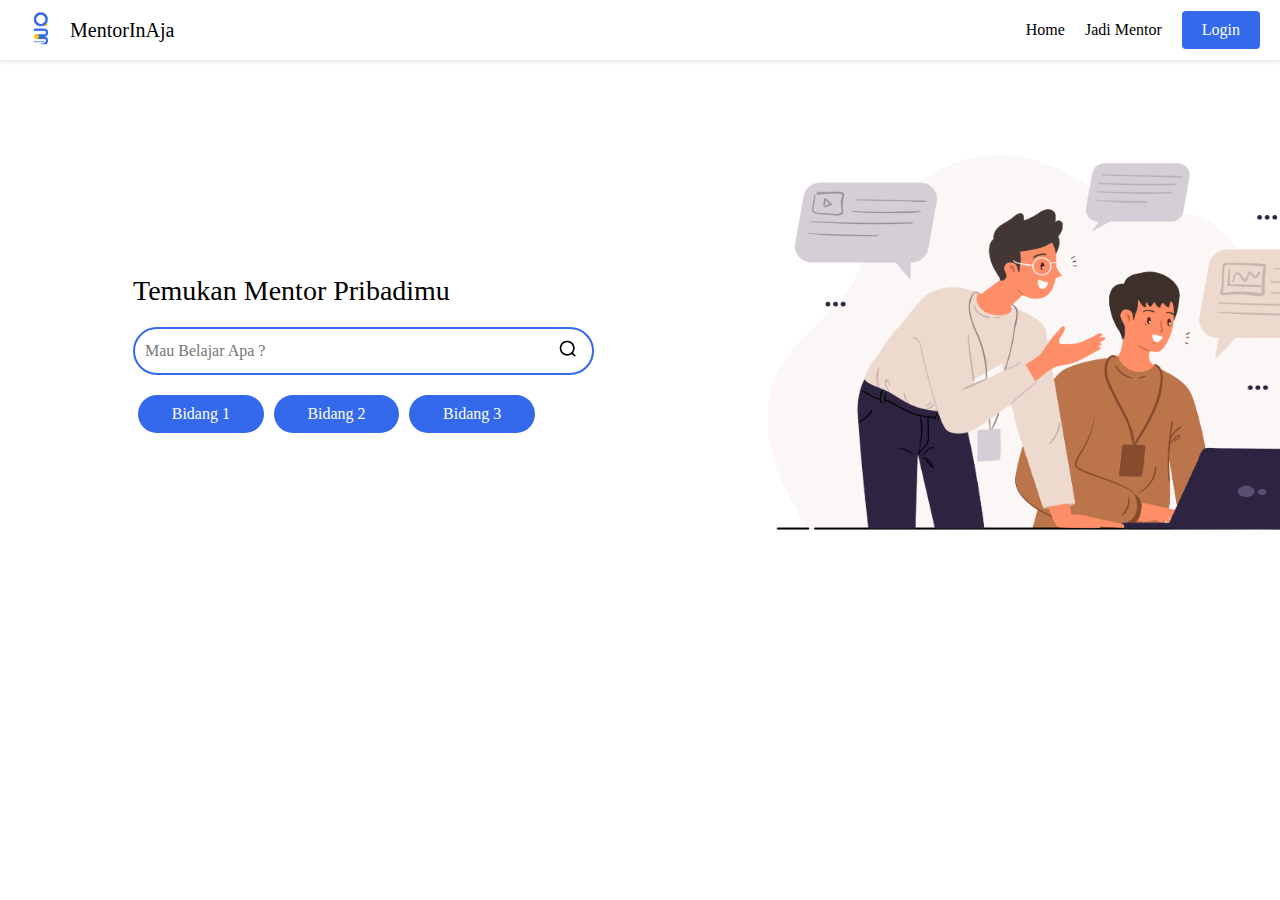
<file: landingpage.html>
<!DOCTYPE html>
<html lang="id">
<head>
    <meta charset="UTF-8">
    <meta name="viewport" content="width=device-width, initial-scale=1.0">
    <title>MentorInAja</title>
    <link rel="preconnect" href="https://fonts.googleapis.com">
    <link rel="preconnect" href="https://fonts.gstatic.com/" crossorigin>
    <link href="https://fonts.googleapis.com/css2?family=Montserrat:ital,wght@0,100..900;1,100..900&display=swap" rel="stylesheet">
    <link rel="stylesheet" href="landingpage.css">
    
</head>
<body>
    <!-- NAVBAR -->
    <nav>
        <div class="navbar">
            <div class="logo">
                <img src="icon/logo.png" alt="Logo">
                <span class="brand-name">MentorInAja</span>
            </div>
            <div class="menu">
                <a href="#home">Home</a>
                <a href="#jadi-mentor">Jadi Mentor</a>
                <a href="#login" class="login-button">Login</a>
            </div>
        </div>
    </nav>
    <!-- PAGE CONTENT -->
    <div class="container">
        <h1 class="main-heading">Temukan Mentor Pribadimu</h1>
        <div class="search-box-container">
            <input type="text" class="search-box" placeholder="Mau Belajar Apa ?">
            <button class="search-button">
                <img src="icon/search.png" alt="Cari">
            </button>
        </div>
        <div class="filter-bar">
            <div class="filter-box"><a href="">Bidang 1</a></div>
            <div class="filter-box"><a href="">Bidang 2</a></div>
            <div class="filter-box"><a href="">Bidang 3</a></div>
        </div>
    </div>

    <!-- ILLUSTRASI -->
    <div class="ilustrasi">
        <img src="icon/ilustrasi.png" alt="Ilustrasi">
    </div>
</body>
</html>
</file>
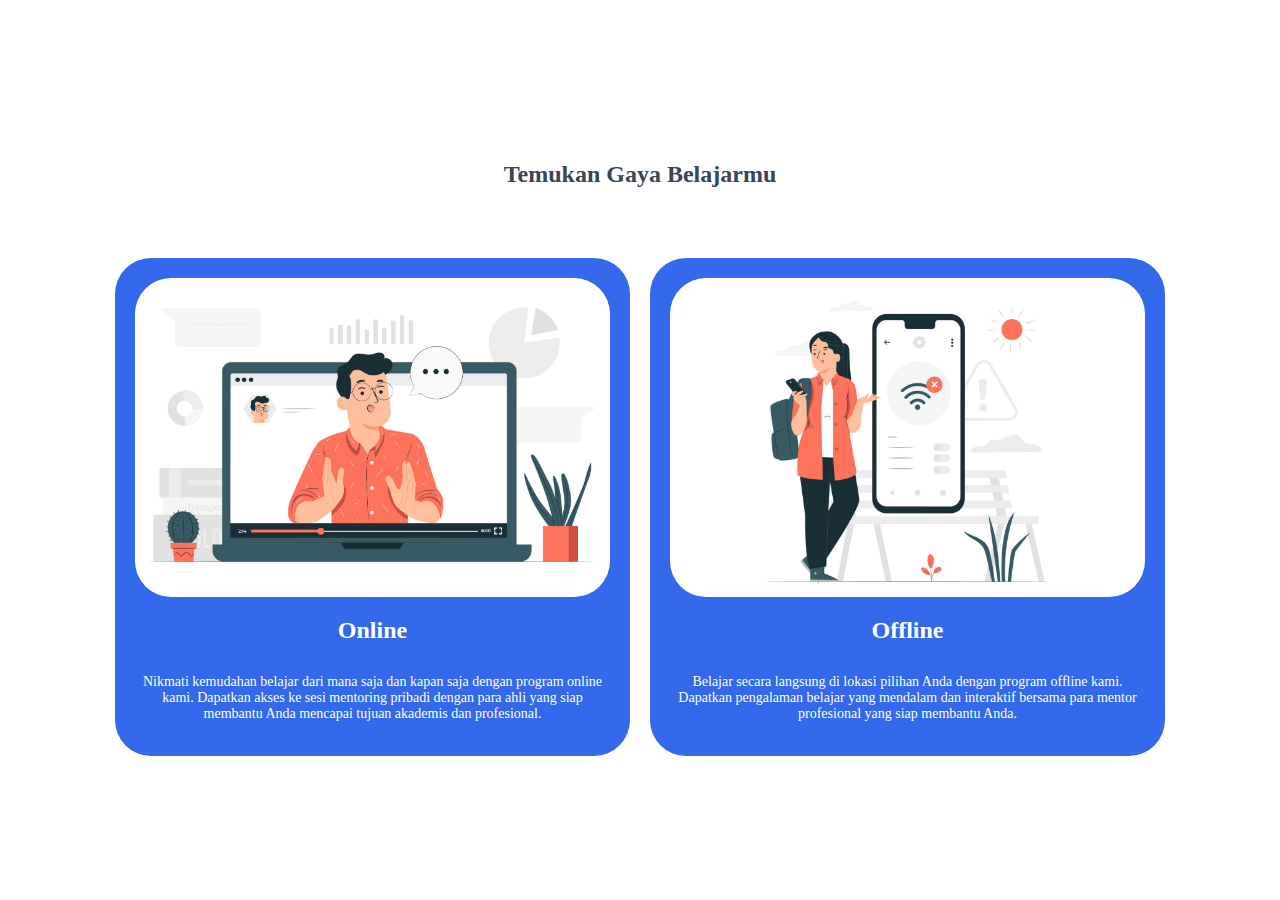
<file: locationpage.html>
<!DOCTYPE html>
<html lang="id">
  <head>
    <meta charset="UTF-8" />
    <meta name="viewport" content="width=device-width, initial-scale=1.0" />
    <title>MentorInAja - Lokasi</title>
    <link rel="preconnect" href="https://fonts.googleapis.com" />
    <link rel="preconnect" href="https://fonts.gstatic.com/" crossorigin />
    <link href="https://fonts.googleapis.com/css2?family=Montserrat:ital,wght@0,100..900;1,100..900&display=swap" rel="stylesheet" />
    <link rel="stylesheet" href="locationpage.css" />
  </head>
  <body>
    <div class="lokasi-container">
      <h1 class="sub-heading">Temukan Gaya Belajarmu</h1>
      <div class="box-container">
        <div class="box">
          <div class="inner-box">
            <img src="locationpage\ilustrasi1.png" alt="Online" />
          </div>
          <h2 class="box-title">Online</h2>
          <p class="box-description">
            Nikmati kemudahan belajar dari mana saja dan kapan saja dengan program online kami. Dapatkan akses ke sesi mentoring pribadi
            dengan para ahli yang siap membantu Anda mencapai tujuan akademis dan profesional.
          </p>
        </div>
        <div class="box">
          <div class="inner-box">
            <img src="locationpage\ilustrasi2.png" alt="Offline" />
          </div>
          <h2 class="box-title">Offline</h2>
          <p class="box-description">
            Belajar secara langsung di lokasi pilihan Anda dengan program offline kami. Dapatkan pengalaman belajar yang mendalam dan
            interaktif bersama para mentor profesional yang siap membantu Anda.
          </p>
        </div>
      </div>
    </div>
  </body>
</html>
</file>
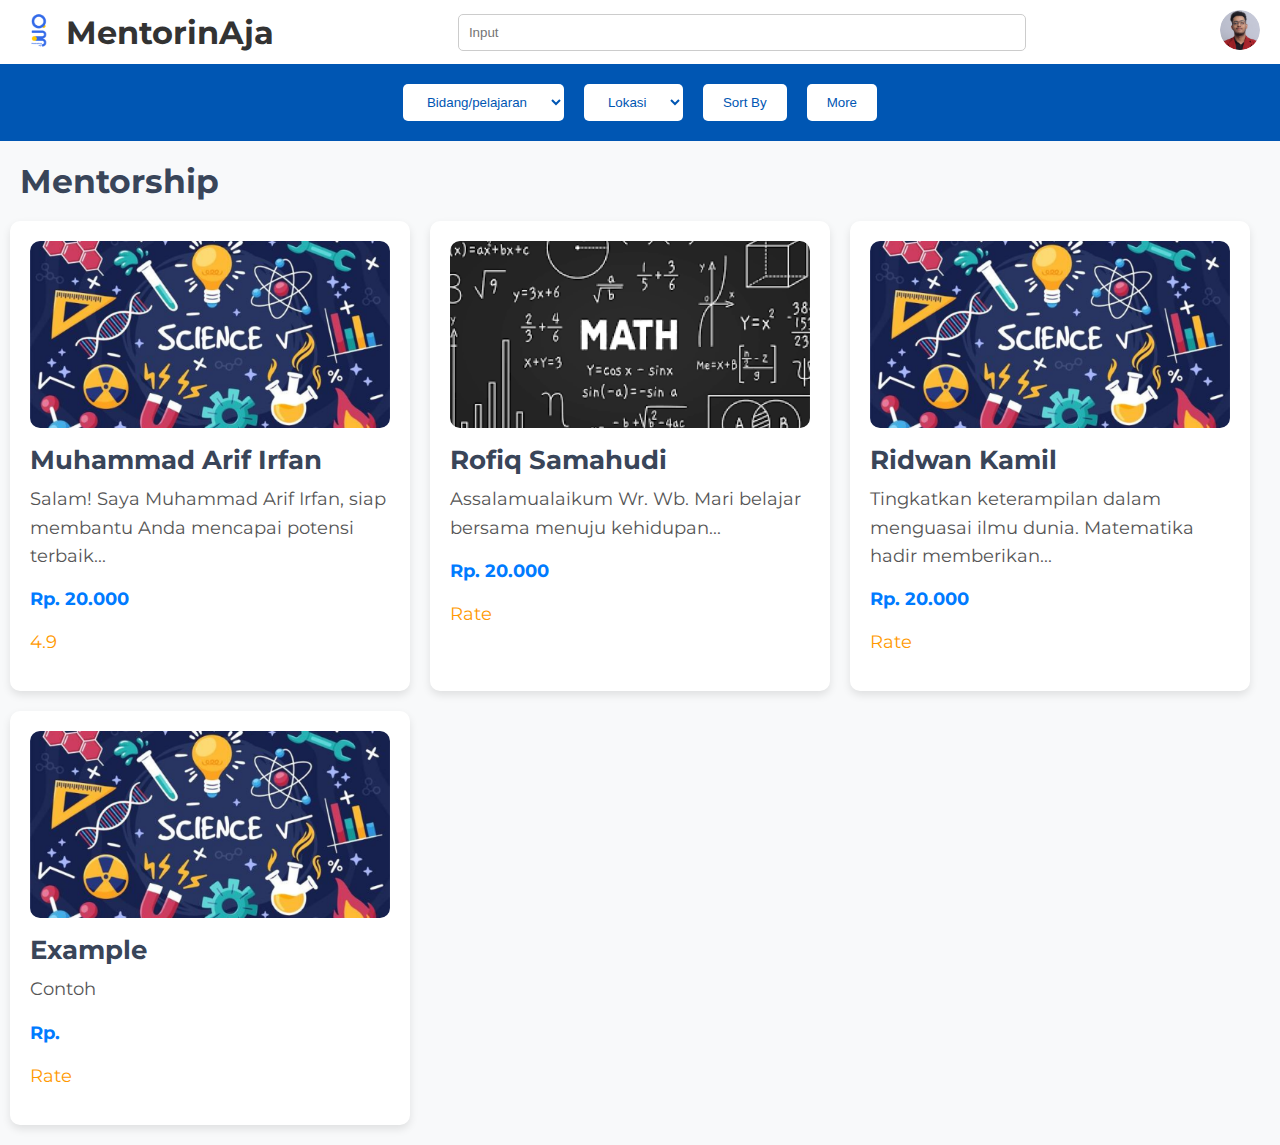
<file: searching.html>
<!DOCTYPE html>
<html lang="en">
<head>
    <meta charset="UTF-8">
    <meta name="viewport" content="width=device-width, initial-scale=1.0">
    <title>MentorinAja</title>
    <link rel="preconnect" href="https://fonts.googleapis.com">
    <link rel="preconnect" href="https://fonts.gstatic.com" crossorigin>
    <link href="https://fonts.googleapis.com/css2?family=Montserrat:wght@100;400;700&display=swap" rel="stylesheet">
    <link rel="stylesheet" href="./searching.css">
    
</head>
<body>
    <div class="header">
        <div class="logo">
            <img src="./Gambar/Logo.png" alt="MentorinAja Logo">
            <h1>MentorinAja</h1>
        </div>
        <div class="search-bar">
            <input type="text" placeholder="Input">
        </div>
        <div class="user-icon">
            <img src="./Gambar/Profile.png" alt="User Icon">
        </div>
    </div>

    <div class="filters">
        <select>
            <option>Bidang/pelajaran</option>
        </select>
        <select>
            <option>Lokasi</option>
        </select>
        <button>Sort By</button>
        <button>More</button>
    </div>

    <div class="mentorship-section">
        <h2>Mentorship</h2>
        <div class="mentorship-cards">
            <div class="card">
                <img src="./Gambar/Science.png" alt="Science">
                <h3>Muhammad Arif Irfan</h3>
                <p>Salam! Saya Muhammad Arif Irfan, siap membantu Anda mencapai potensi terbaik...</p>
                <p class="price">Rp. 20.000</p>
                <p class="rating">4.9</p>
            </div>
            <div class="card">
                <img src="./Gambar/Math.png" alt="Geography">
                <h3>Rofiq Samahudi</h3>
                <p>Assalamualaikum Wr. Wb. Mari belajar bersama menuju kehidupan...</p>
                <p class="price">Rp. 20.000</p>
                <p class="rating">Rate</p>
            </div>
            <div class="card">
                <img src="./Gambar/Science.png" alt="Math">
                <h3>Ridwan Kamil</h3>
                <p>Tingkatkan keterampilan dalam menguasai ilmu dunia. Matematika hadir memberikan...</p>
                <p class="price">Rp. 20.000</p>
                <p class="rating">Rate</p>
            </div>
            <div class="card">
                <img src="./Gambar/Science.png" alt="Tambahan">
                <h3>Example</h3>
                <p>Contoh</p>
                <p class="price">Rp. </p>
                <p class="rating">Rate</p>
            </div>
        </div>
    </div>

</body>
</html>
</file>
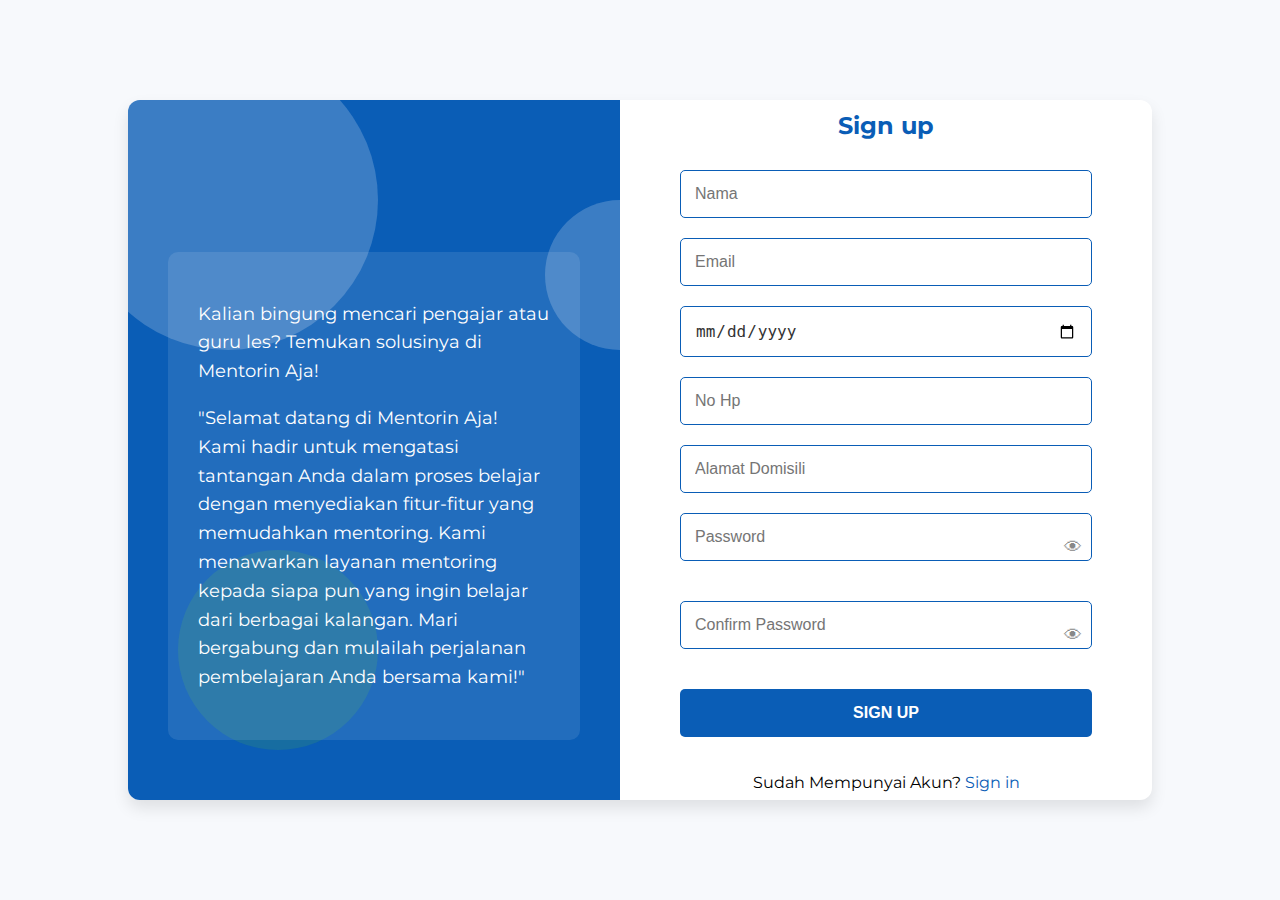
<file: signup.html>
<!DOCTYPE html>
<html lang="en">
<head>
<meta charset="UTF-8">
<meta name="viewport" content="width=device-width, initial-scale=1.0">
<title>Sign Up Form</title>
<link rel="preconnect" href="https://fonts.googleapis.com">
<link rel="preconnect" href="https://fonts.gstatic.com/" crossorigin>
<link href="https://fonts.googleapis.com/css2?family=Montserrat:ital,wght@0,100..900;1,100..900&display=swap" rel="stylesheet">
<link rel="stylesheet" href="./signup.css">
    
</head>
<style>

</style>
</head>
<body>
<div class="container">
  <div class="left-side montserrat-signup">
    <div class="circle-1"></div>
    <div class="circle-2"></div>
    <div class="circle-3"></div>
    <div class="text-box">
      <p>Kalian bingung mencari pengajar atau guru les? Temukan solusinya di Mentorin Aja!</p>
      <p>"Selamat datang di Mentorin Aja! Kami hadir untuk mengatasi tantangan Anda dalam proses belajar dengan menyediakan fitur-fitur yang memudahkan mentoring. Kami menawarkan layanan mentoring kepada siapa pun yang ingin belajar dari berbagai kalangan. Mari bergabung dan mulailah perjalanan pembelajaran Anda bersama kami!"</p>
    </div>
  </div>
  <div class="right-side montserrat-signup">
    <h2>Sign up</h2>
    <input type="text" class="input-field" placeholder="Nama">
    <input type="email" class="input-field" placeholder="Email" pattern="[a-zA-Z0-9._%+-]+@[a-zA-Z0-9.-]+\.[a-zA-Z]{2,}$" title="Masukkan alamat email yang valid">
    <input type="date" class="input-field" placeholder="Tanggal Lahir">
    <input type="tel" class="input-field" placeholder="No Hp" pattern="[0-9]{10,12}" title="Masukkan nomor telepon yang valid">
    <input type="text" class="input-field" placeholder="Alamat Domisili">
    <div class="password-container">
      <input type="password" class="input-field" placeholder="Password">
      <span class="show-password">&#128065;</span>
    </div>
    <div class="password-container">
      <input type="password" class="input-field" placeholder="Confirm Password">
      <span class="show-password">&#128065;</span>
    </div>
    <button class="button">Sign Up</button>
    <div class="sign-in-container">
      <p>Sudah Mempunyai Akun? <a href="#" class="sign-in">Sign in</a></p>
    </div>
  </div>
</div>
<script>
  const showPasswordToggles = document.querySelectorAll('.show-password');

  showPasswordToggles.forEach(toggle => {
    toggle.addEventListener('click', () => {
      const input = toggle.previousElementSibling;
      if (input.type === 'password') {
        input.type = 'text';
        toggle.innerHTML = '&#10006;'; // Cross icon
      } else {
        input.type = 'password';
        toggle.innerHTML = '&#128065;'; // Eye icon
      }
    });
  });
</script>
</body>
</html>
</file>
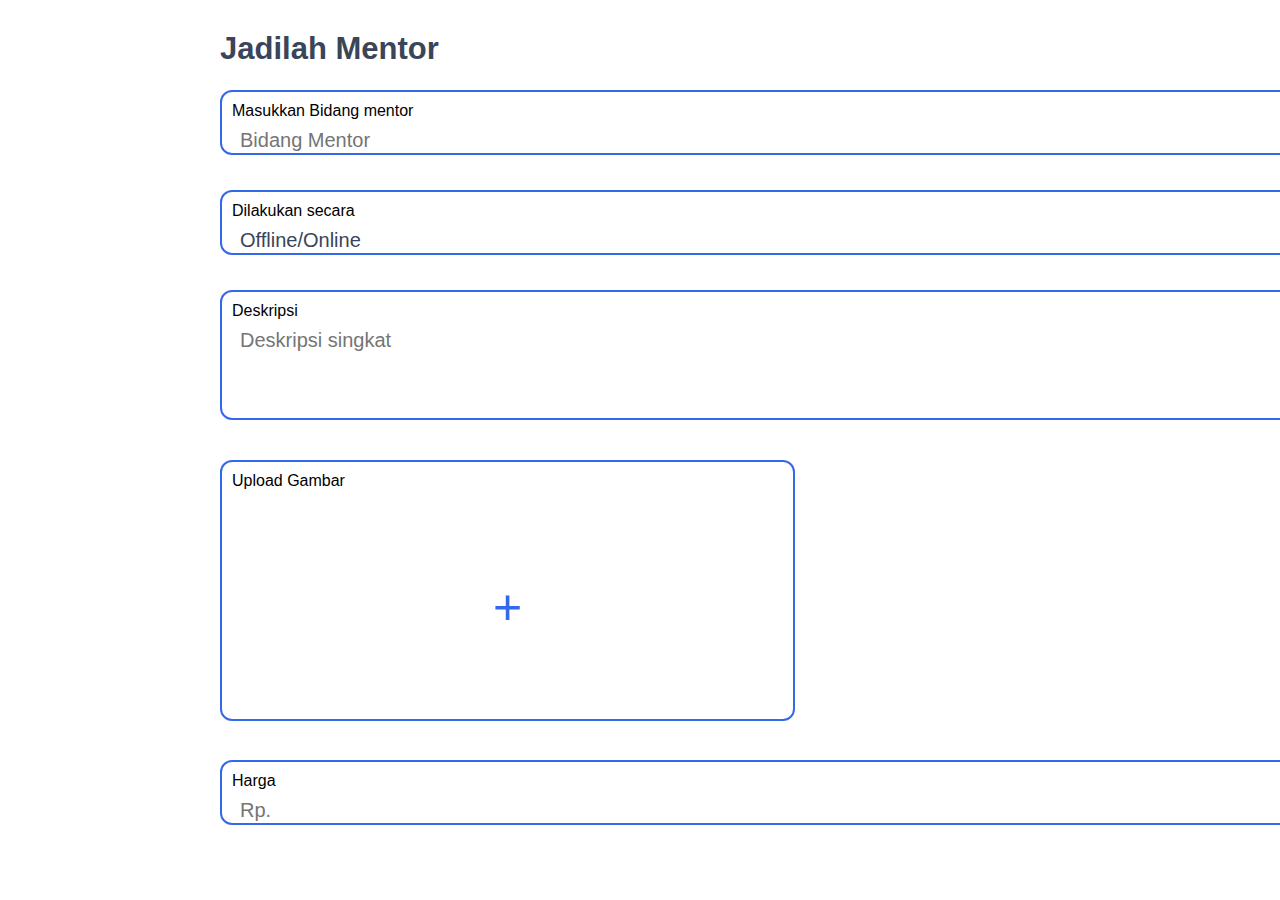
<file: TambahMentoship.html>
<!DOCTYPE html>
<html lang="en">
<head>
    <meta charset="UTF-8">
    <meta name="viewport" content="width=device-width, initial-scale=1.0">
    <title>Tambah Mentorship</title>
    <link rel="stylesheet" href="./TambahMentorship.css">
</head>
<body>
    <div class="tambah-mentorship">
        <div class="jadilah-mentor">Jadilah Mentor</div>
        
        <div class="group-4">
            <label for="bidang-mentor-input" class="label">Masukkan Bidang mentor</label>
            <input type="text" id="bidang-mentor-input" placeholder="Bidang Mentor" class="input-field">
        </div>
        
        <div class="group-6">
            <label for="offline-online-select" class="label">Dilakukan secara</label>
            <select id="offline-online-select" class="input-field">
                <option value="Offline/Online">Offline/Online</option>
                <option value="Offline">Offline</option>
                <option value="Online">Online</option>
            </select>
        </div>
        
        <div class="group-7">
            <label for="deskripsi-singkat-textarea" class="label">Deskripsi</label>
            <textarea id="deskripsi-singkat-textarea" placeholder="Deskripsi singkat" class="input-field"></textarea>
        </div>
        
        <div class="group-5">
            <label for="upload-input" class="label">Upload Gambar</label>
            <label for="upload-input" class="upload-label">
                <div class="icon-image-plus">&#43;</div>
            </label>
            <input type="file" id="upload-input" accept="image/*">
        </div>
        
        <div class="group-8">
            <label for="harga-input" class="label">Harga</label>
            <input type="text" id="harga-input" placeholder="Rp." class="input-field">
        </div>
        
        <div class="rectangle-submit">
            <button class="submit">Submit</button>
        </div>
    </div>
</body>
</html>
</file>
<file: landingpage.css>
* {
  font-family: Tahoma;
}

.pembatas{
    margin:450px;
}

body {
  background-color: #ffff;
  margin: 0;
  font-family: Arial, sans-serif;
}

.navbar {
  display: flex;
  align-items: center;
  justify-content: space-between;
  padding: 10px 20px;
  background-color: white;
  box-shadow: 0 2px 4px rgba(0, 0, 0, 0.1);
}

.logo {
  display: flex;
  align-items: center;
}

.logo img {
  height: 40px;
  margin-right: 10px;
}

.brand-name {
  font-size: 20px;
  font-weight: thin;
  color: black;
}

.menu {
  display: flex;
  align-items: center;
}

.menu .login-button {
  color: #ffff;
}

.menu a {
  text-decoration: none;
  color: black;
  margin-left: 20px;
  font-size: 16px;
}

.login-button {
  background-color: #3369ea;
  color: white;
  padding: 10px 20px;
  border-radius: 4px;
}

.container {
  position: absolute;
  top: 275px;
  left: 133px;
}

.main-heading {
  font-size: 28px;
  font-weight: 500;
  margin: 0;
}

.search-box-container {
  position: relative;
  margin-top: 20px;
}

.search-box {
  width: 407px;
  height: 34px;
  border: 2px solid #3369ea;
  padding: 5px 10px;
  font-size: 16px;
  border-radius: 500px;
  padding-right: 40px;
}

.filter-bar {
  display: flex;
  justify-content: space-between;
  margin-top: 20px;
  width: 407px;
}

.filter-box {
  flex: 1;
  text-align: center;
  padding: 10px;
  margin: 0 5px;
  background-color: #3369ea;
  border-radius: 500px;
  font-size: 16px;
  cursor: pointer;
}

.search-button {
  position: absolute;
  right: 10px;
  top: 50%;
  transform: translateY(-50%);
  background: none;
  border: none;
  cursor: pointer;
}

.search-button img {
  height: 20px;
}

.ilustrasi {
  position: absolute;
  top: 155px;
  left: 768px;
}

.ilustrasi img {
  width: 600px;
  height: 375px;
}

.filter-bar a {
  text-decoration: none;
  color: #ffff;
}
</file>
<file: locationpage.css>
* {
    font-family: Tahoma;
}

body {
    background-color: #FFFF;
    margin: 0;
    font-family: Arial, sans-serif;
}

.logo {
    display: flex;
    align-items: center;
}

.logo img {
    height: 40px;
    margin-right: 10px;
}

.brand-name {
    font-size: 20px;
    font-weight: thin;
    color: black;
}

.menu {
    display: flex;
    align-items: center;
}

.menu a {
    text-decoration: none;
    color: black;
    margin-left: 20px;
    font-size: 16px;
}

.menu .login-button {
    text-decoration: none;
    color: white;
}

.login-button {
    background-color: #3369EA;
    color: white;
    padding: 10px 20px;
    border-radius: 4px;
}

.lokasi-container {
    display: flex;
    flex-direction: column;
    align-items: center;
    justify-content: center;
    height: 100vh;
    text-align: center;
}

.sub-heading {
    font-size: 24px;
    color: #394559;
    margin-bottom: 70px;
}

.box-container {
    display: flex;
    gap: 20px;
    justify-content: center;
    align-items: center;
}

.box {
    width: 475px;
    height: 458px;
    border-radius: 36px;

    background-color: #3369EA;
    display: flex;
    flex-direction: column;
    align-items: center;
    text-align: center;
    padding: 20px;
}

.inner-box {
    width: 100%;
    height: 100%;
    background-color: #FFFFFF;
    border-radius: 36px;
    display: flex;
    justify-content: center;
    align-items: center;
    overflow: hidden;
}

.inner-box img {
    max-width: 100%;
    max-height: 100%;
    object-fit: contain;
}

.box-title {
    font-size: 24px;
    margin-top: 20px;
}

.box-description {
    font-size: 14px;
    margin-top: 10px;
    color: #FFFFFF;
}

.box-title{
    color: #FFFFFF;
}
</file>
<file: searching.css>
* {
    box-sizing: border-box;
    margin: 0;
    padding: 0;
}

body {
    font-family: 'Montserrat', sans-serif;
    background-color: #f8f9fa;
    margin: 0;
}

.header {
    display: flex;
    align-items: center;
    justify-content: space-between;
    background-color: #fff;
    color: #333;
    padding: 10px 20px;
    box-shadow: 0 2px 4px rgba(0, 0, 0, 0.1);
}

.header .logo {
    display: flex;
    align-items: center;
}

.header .logo img {
    height: 40px;
    margin-right: 10px;
}

.header .search-bar {
    flex-grow: 1;
    display: flex;
    justify-content: center;
}

.header .search-bar input {
    width: 60%;
    padding: 10px;
    border: 1px solid #ccc;
    border-radius: 5px;
    margin-right: 10px;
}

.header .user-icon img {
    height: 40px;
    border-radius: 50%;
}

.filters {
    display: flex;
    justify-content: center;
    padding: 20px;
    background-color: #0056b3;
}

.filters select,
.filters button {
    margin: 0 10px;
    padding: 10px 20px;
    border: none;
    border-radius: 5px;
    background-color: white;
    color: #0056b3;
    cursor: pointer;
}

.filters button {
    background-color: #fff;
    color: #0056b3;
}

.filters button:hover {
    background-color: #e0e0e0;
}

.mentorship-section {
    text-align: left;
    padding: 20px;
    font-size: 22px;
}

.mentorship-section h2 {
    font-weight: 700;
    margin-bottom: 20px;
    color: #394559;
}

.mentorship-cards {
    display: flex;
    justify-content: center;
    gap: 20px;
    flex-wrap: wrap;
}

.card {
    background-color: white;
    border-radius: 10px;
    box-shadow: 0 0 10px rgba(0, 0, 0, 0.1);
    width: 300px;
    padding: 20px;
    text-align: left;
}

.card img {
    width: 100%;
    border-radius: 10px;
}

.card h3 {
    font-weight: 700;
    margin: 10px 0;
    color: #394559;
}

.card p {
    font-weight: 400;
    color: #555;
}

.card .price {
    font-weight: 700;
    color: #007bff;
}

.card .rating {
    font-weight: 400;
    color: #ff9900;
}

/* CSS untuk desktop */
@media (min-width: 1024px) {
    .mentorship-section {
        text-align: left;
        padding: 20px;
        font-size: 22px;
    }

    .mentorship-cards {
        display: flex;
        justify-content: flex-start; 
        gap: 20px; 
        flex-wrap: wrap; 
        margin: 0 -10px;
    }

    .card {
        flex: 1 1 calc(33.33% - 20px);
        max-width: calc(33.33% - 20px); 
        padding: 20px; 
        background-color: #ffffff; 
        border-radius: 10px; 
        box-shadow: 0 4px 8px rgba(0, 0, 0, 0.1);
        transition: transform 0.3s ease; 
    }

    .card:hover {
        transform: translateY(-5px);
    }

    .card h3 {
        font-weight: 700;
        font-size: 1.6rem; 
        margin: 10px 0; 
        color: #394559; 
    }

    .card p {
        font-weight: 400; 
        font-size: 1.1rem;
        color: #555; 
        line-height: 1.6;
        margin-bottom: 15px;
    }

    .card .price {
        font-weight: 700;
        color: #007bff;
    }

    .card .rating {
        font-weight: 400;
        color: #ff9900;
    }
}
</file>
<file: signup.css>
body {
    font-family: 'Arial', sans-serif;
    
    background-color: #f7f9fc;
    margin: 0;
    padding: 0;
    display: flex;
    justify-content: center;
    align-items: center;
    height: 100vh;
  }

  .container {
    display: flex;
    width: 80%;
    max-width: 1200px;
    height: 700px;
    background-color: #fff;
    border-radius: 12px;
    box-shadow: 0 8px 16px rgba(0, 0, 0, 0.1);
  }

  .left-side {
    width: 50%;
    background-color: #0a5db6;
    padding: 40px;
    border-radius: 12px 0 0 12px;
    position: relative;
    display: flex;
    flex-direction: column;
    justify-content: flex-end;
    align-items: center;
    color: #fff;
    overflow: hidden;
  }

  .right-side {
    width: 50%;
    padding: 60px;
    display: flex;
    flex-direction: column;
    justify-content: center;
    border-radius: 0 12px 12px 0;
    position: relative;
  }

  .circle-1, .circle-2, .circle-3 {
    position: absolute;
    border-radius: 50%;
    opacity: 0.2;
  }

  .circle-1 {
    width: 300px;
    height: 300px;
    background-color: #fff;
    top: -50px;
    left: -50px;
  }

  .circle-2 {
    width: 200px;
    height: 200px;
    background-color: #4caf50;
    bottom: 50px;
    left: 50px;
  }

  .circle-3 {
    width: 150px;
    height: 150px;
    background-color: #fff;
    top: 100px;
    right: -75px;
  }

  .text-box {
    position: relative;
    background-color: rgba(255, 255, 255, 0.1);
    padding: 30px;
    border-radius: 10px;
    z-index: 1;
    text-align: left;
    max-width: 150%;
    margin-bottom: 20px;
    font-size: 18px;
    line-height: 1.6;
  }
  

  .right-side h2 {
    color: #0a5db6;
    margin-bottom: 30px;
    text-align: center;
  }

  .input-field {
    width: 100%;
    padding: 14px;
    margin-bottom: 20px;
    border: 1px solid #0a5db6;
    border-radius: 5px;
    box-sizing: border-box;
    font-size: 16px;
    color: #333;
  }

  .input-field:focus {
    outline: none;
    border: 1px solid #084a8c;
    box-shadow: 0 0 5px rgba(10, 93, 182, 0.5);
  }

  .button {
    background-color: #0a5db6;
    color: #fff;
    padding: 15px 0;
    border: none;
    border-radius: 5px;
    cursor: pointer;
    margin-bottom: 20px;
    font-size: 16px;
    font-weight: bold;
    text-transform: uppercase;
    width: 100%;
    transition: background-color 0.3s ease;
  }

  .button:hover {
    background-color: #084a8c;
  }

  .sign-in-container {
    display: flex;
    justify-content: center;
    align-items: center;
  }

  .sign-in {
    color: #0a5db6;
    text-decoration: none;
  }

  .sign-in:hover {
    text-decoration: underline;
  }

  .password-container {
    position: relative;
    margin-bottom: 20px;
  }

  .show-password {
    position: absolute;
    top: 50%;
    right: 10px;
    transform: translateY(-50%);
    cursor: pointer;
    font-size: 18px;
    color: #888;
    z-index: 1;
  }

  .show-password:hover {
    color: #0a5db6;
  }

  /* Gunakan Montserrat untuk bagian Sign up dan Selamat datang */
  .montserrat-signup {
    font-family: 'Montserrat', sans-serif;
  }
</file>
<file: TambahMentorship.css>
body {
    font-family: 'Montserrat', sans-serif;
    margin: 0;
    padding: 0;
}

.tambah-mentorship {
    position: relative;
    width: 1440px;
    height: 900px;
    background: #FFFFFF;
}

.jadilah-mentor {
    position: absolute;
    width: 224px;
    height: 38px;
    left: 220px;
    top: 30px;
    font-family: 'Montserrat', sans-serif;
    font-style: normal;
    font-weight: 600;
    font-size: 31px;
    line-height: 38px;
    color: #394559;
}

.group-4, .group-6, .group-7, .group-5, .group-8 {
    position: absolute;
    width: 1500px;
    left: 220px;
    border: 2.5px solid #3369EA;
    border-radius: 12px;
    box-sizing: border-box;
    padding: 10px;
}

.group-4 {
    height: 65px;
    top: 90px;
}

.group-6 {
    height: 65px;
    top: 190px;
}

.group-7 {
    height: 130px;
    top: 290px;
}

.group-5 {
    width: 575px;
    height: 261px;
    top: 460px;
}

.group-8 {
    height: 65px;
    top: 760px;
}

.icon-image-plus {
    display: block;
    width: 100%;
    height: 100%;
    font-size: 50px;
    color: #3369EA;
    text-align: center;
    line-height: 235px;
    cursor: pointer;
}

.rectangle-submit {
    position: absolute;
    width: 174px;
    height: 49px;
    left: 1545px;
    top: 850px;
    background: #3369EA;
    border-radius: 12px;
    cursor: pointer;
}

.submit {
    width: 100%;
    height: 100%;
    font-family: 'Montserrat', sans-serif;
    font-style: normal;
    font-weight: 400;
    font-size: 20px;
    line-height: 20px;
    color: #FFFFFF;
    text-align: center;
    background: none;
    border: none;
    cursor: pointer;
}

.input-field {
    width: calc(100% - 20px);
    border: none;
    font-family: 'Montserrat', sans-serif;
    font-style: normal;
    font-weight: 500;
    font-size: 20px;
    line-height: 24px;
    color: #394559;
    padding: 8px;
    box-sizing: border-box;
    outline: none;
    background: none;
    resize: none;
}

#offline-online-select {
    appearance: none;
    background: none;
    padding-right: 30px;
    cursor: pointer;
}

#upload-input {
    display: none;
}

.upload-label {
    display: block;
    position: relative;
    cursor: pointer;
    width: 100%;
    height: 100%;
}
</file>
